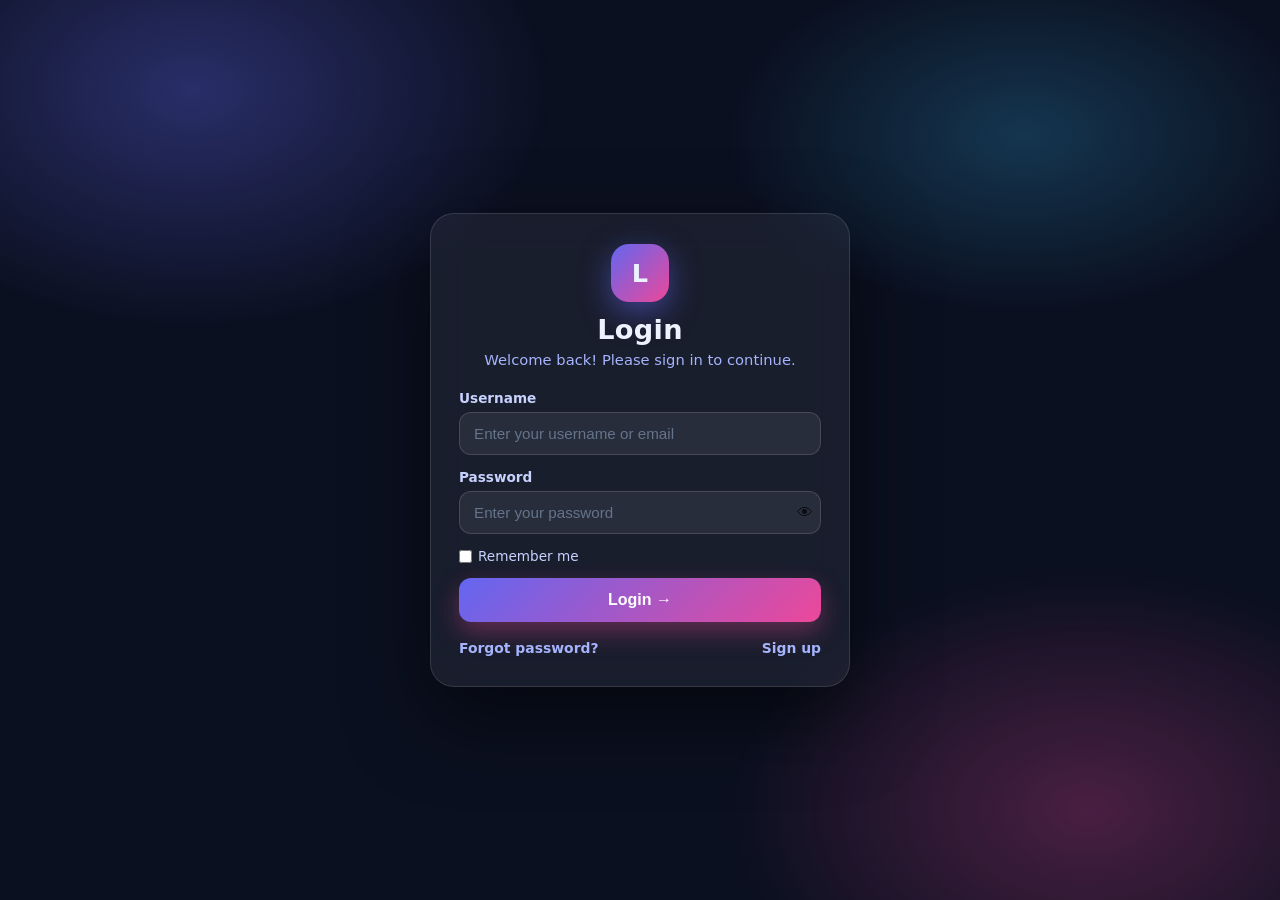
<file: index.html>
<!DOCTYPE html>
<html lang="en">
<head>
  <meta charset="UTF-8" />
  <meta name="viewport" content="width=device-width, initial-scale=1.0" />
  <title>Login</title>
  <link rel="stylesheet" href="style.css" />
</head>
<body>
  <div class="bg-glow"></div>

  <main class="shell">
    <section class="card">
      <div class="brand">
        <div class="logo">L</div>
        <h1>Login</h1>
        <p class="subtitle">Welcome back! Please sign in to continue.</p>
      </div>

      <p id="formMsg" class="form-msg" hidden></p>

      <!-- Signed-in state -->
      <div id="signedInBox" hidden>
        <div class="dash-info">
          <p><span>Signed in as</span><strong id="siName"></strong></p>
          <p><span>Email</span><strong id="siEmail"></strong></p>
        </div>
        <button id="logoutBtn" class="btn-primary">Log Out</button>
      </div>

      <!-- Login form -->
      <form id="loginForm" class="form" novalidate>
        <label class="field">
          <span>Username</span>
          <input id="liUser" type="text" placeholder="Enter your username or email" autocomplete="username" required />
        </label>
        <label class="field">
          <span>Password</span>
          <div class="password-wrap">
            <input id="liPass" type="password" placeholder="Enter your password" autocomplete="current-password" required />
            <button type="button" class="eye" data-target="liPass" aria-label="Show password">👁</button>
          </div>
        </label>
        <div class="row-between">
          <label class="remember"><input id="liRemember" type="checkbox" /> Remember me</label>
        </div>
        <button type="submit" class="btn-primary">Login →</button>
        <div class="below-links">
          <a class="link-btn" href="forgot.html">Forgot password?</a>
          <a class="link-btn" href="signup.html">Sign up</a>
        </div>
      </form>
    </section>
  </main>

  <script src="auth.js"></script>
  <script>
    const form = document.getElementById("loginForm");
    const msg = document.getElementById("formMsg");
    const signedInBox = document.getElementById("signedInBox");

    // If already signed in, show the signed-in state instead of the form.
    const sessionUser = localStorage.getItem(SESSION_KEY);
    if (sessionUser) {
      const user = getUsers().find((u) => u.username === sessionUser);
      if (user) {
        document.getElementById("siName").textContent = user.username;
        document.getElementById("siEmail").textContent = user.email;
        form.hidden = true;
        signedInBox.hidden = false;
      }
    }

    document.getElementById("logoutBtn").addEventListener("click", () => {
      localStorage.removeItem(SESSION_KEY);
      location.reload();
    });

    form.addEventListener("submit", async (e) => {
      e.preventDefault();
      const login = document.getElementById("liUser").value.trim();
      const pass = document.getElementById("liPass").value;
      const user = getUsers().find(
        (u) => u.username.toLowerCase() === login.toLowerCase() || u.email === login.toLowerCase()
      );
      if (!user) return showMsg(msg, "No account found with this username or email.", "error");
      if ((await hashPassword(pass)) !== user.passHash) {
        return showMsg(msg, "Incorrect password. Try again or use Forgot password.", "error");
      }
      localStorage.setItem(SESSION_KEY, user.username);
      document.getElementById("siName").textContent = user.username;
      document.getElementById("siEmail").textContent = user.email;
      form.hidden = true;
      signedInBox.hidden = false;
    });
  </script>
</body>
</html>
</file>
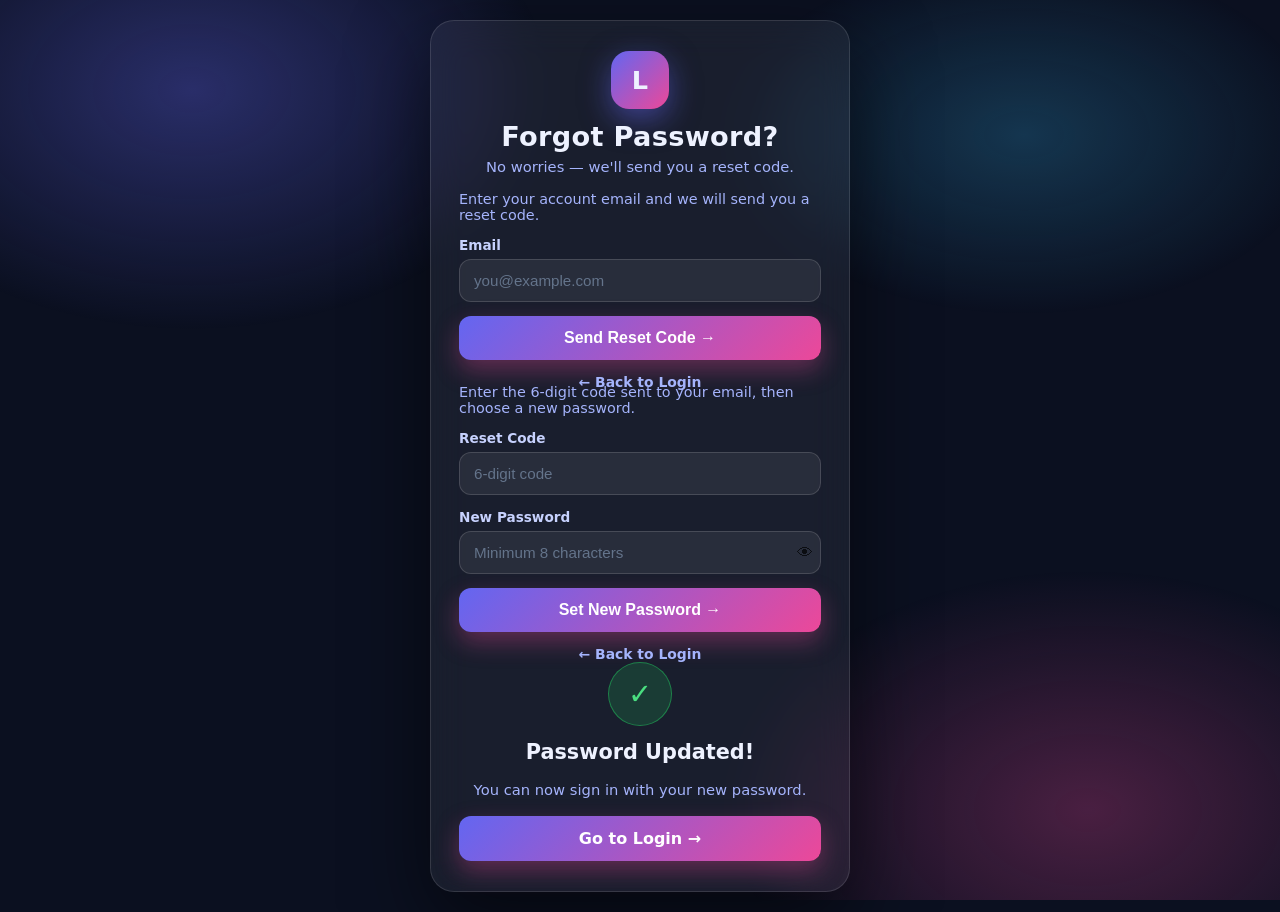
<file: forgot.html>
<!DOCTYPE html>
<html lang="en">
<head>
  <meta charset="UTF-8" />
  <meta name="viewport" content="width=device-width, initial-scale=1.0" />
  <title>Forgot Password</title>
  <link rel="stylesheet" href="style.css" />
</head>
<body>
  <div class="bg-glow"></div>

  <main class="shell">
    <section class="card">
      <div class="brand">
        <div class="logo">L</div>
        <h1>Forgot Password?</h1>
        <p class="subtitle">No worries — we'll send you a reset code.</p>
      </div>

      <p id="formMsg" class="form-msg" hidden></p>

      <!-- Step 1: request code -->
      <form id="forgotForm" class="form" novalidate>
        <p class="form-desc">Enter your account email and we will send you a reset code.</p>
        <label class="field">
          <span>Email</span>
          <input id="fpEmail" type="email" placeholder="you@example.com" autocomplete="email" required />
        </label>
        <button type="submit" class="btn-primary">Send Reset Code →</button>
        <p class="switch-text"><a class="link-btn" href="index.html">← Back to Login</a></p>
      </form>

      <!-- Step 2: verify code + new password -->
      <form id="resetForm" class="form" hidden novalidate>
        <p class="form-desc">Enter the 6-digit code sent to your email, then choose a new password.</p>
        <label class="field">
          <span>Reset Code</span>
          <input id="rpCode" type="text" inputmode="numeric" maxlength="6" placeholder="6-digit code" required />
        </label>
        <label class="field">
          <span>New Password</span>
          <div class="password-wrap">
            <input id="rpPass" type="password" placeholder="Minimum 8 characters" autocomplete="new-password" required />
            <button type="button" class="eye" data-target="rpPass" aria-label="Show password">👁</button>
          </div>
        </label>
        <button type="submit" class="btn-primary">Set New Password →</button>
        <p class="switch-text"><a class="link-btn" href="index.html">← Back to Login</a></p>
      </form>

      <!-- Success state -->
      <div id="successBox" class="success-panel" hidden>
        <div class="success-icon">✓</div>
        <h2>Password Updated!</h2>
        <p>You can now sign in with your new password.</p>
        <a class="btn-primary" href="index.html">Go to Login →</a>
      </div>
    </section>
  </main>

  <script src="auth.js"></script>
  <script>
    const forgotForm = document.getElementById("forgotForm");
    const resetForm = document.getElementById("resetForm");
    const msg = document.getElementById("formMsg");
    const successBox = document.getElementById("successBox");

    forgotForm.addEventListener("submit", async (e) => {
      e.preventDefault();
      const email = document.getElementById("fpEmail").value.trim().toLowerCase();
      const user = getUsers().find((u) => u.email === email);
      if (!user) return showMsg(msg, "No account found with this email.", "error");

      const code = String(Math.floor(100000 + Math.random() * 900000));
      localStorage.setItem(RESET_KEY, JSON.stringify({ email, code, at: Date.now() }));

      const delivered = await deliverEmail(EMAIL_CONFIG.resetTemplateId, {
        to_email: email,
        to_name: user.username,
        reset_code: code,
      });

      showMsg(
        msg,
        delivered
          ? "Reset code sent to your email."
          : "Email delivery is not connected yet — connect the site's email service (see README) to receive the code in your inbox.",
        delivered ? "success" : "notice"
      );
      forgotForm.hidden = true;
      resetForm.hidden = false;
    });

    resetForm.addEventListener("submit", async (e) => {
      e.preventDefault();
      const code = document.getElementById("rpCode").value.trim();
      const newPass = document.getElementById("rpPass").value;

      let reset;
      try {
        reset = JSON.parse(localStorage.getItem(RESET_KEY));
      } catch {
        reset = null;
      }
      if (!reset) return showMsg(msg, "No reset request found. Please request a code first.", "error");
      if (Date.now() - reset.at > 15 * 60 * 1000) {
        localStorage.removeItem(RESET_KEY);
        return showMsg(msg, "This code has expired. Please request a new one.", "error");
      }
      if (code !== reset.code) return showMsg(msg, "Incorrect reset code.", "error");
      if (newPass.length < 8) return showMsg(msg, "New password must be at least 8 characters.", "error");

      const users = getUsers();
      const user = users.find((u) => u.email === reset.email);
      if (!user) return showMsg(msg, "Account not found.", "error");
      user.passHash = await hashPassword(newPass);
      saveUsers(users);
      localStorage.removeItem(RESET_KEY);

      resetForm.hidden = true;
      hideMsg(msg);
      successBox.hidden = false;
    });
  </script>
</body>
</html>
</file>
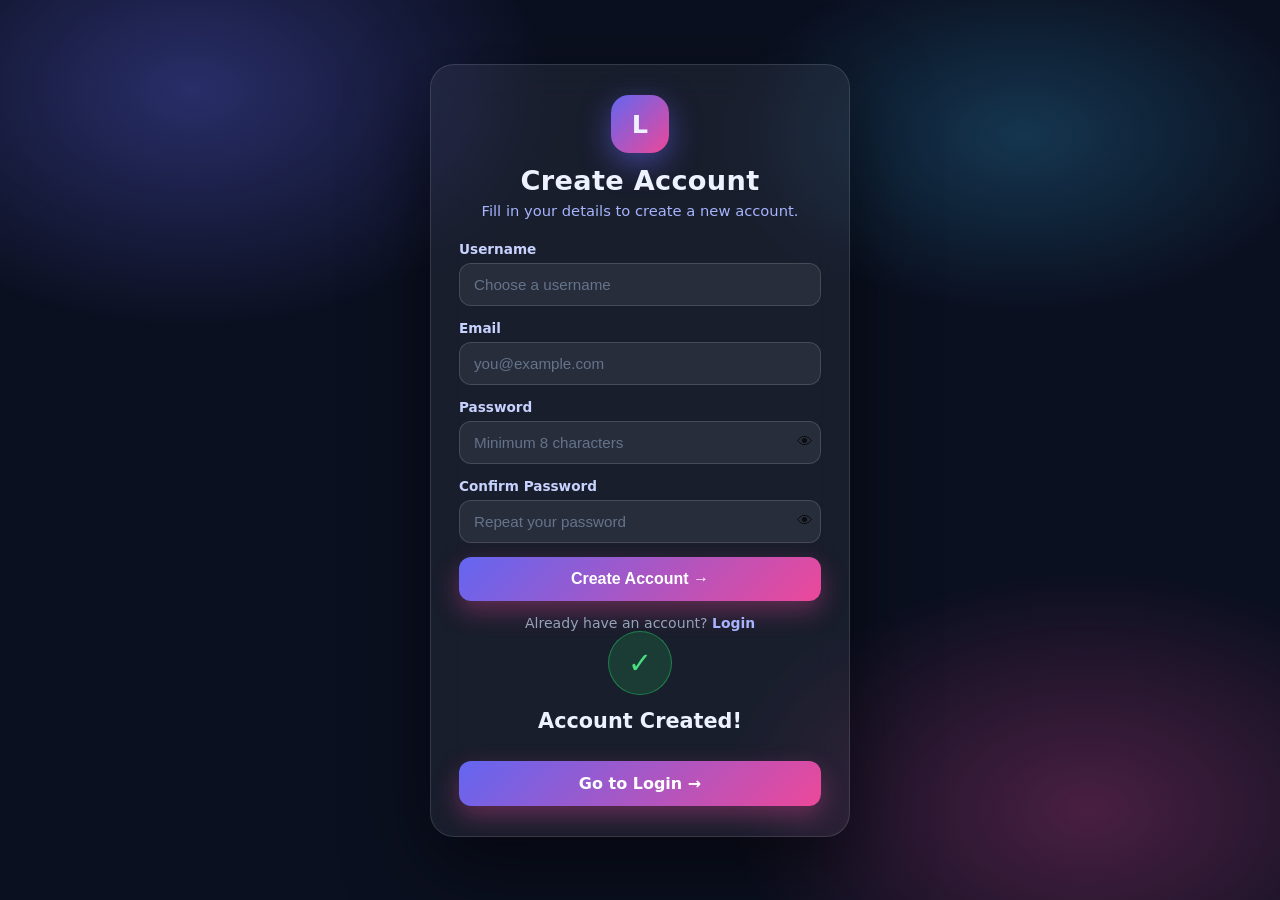
<file: signup.html>
<!DOCTYPE html>
<html lang="en">
<head>
  <meta charset="UTF-8" />
  <meta name="viewport" content="width=device-width, initial-scale=1.0" />
  <title>Sign Up</title>
  <link rel="stylesheet" href="style.css" />
</head>
<body>
  <div class="bg-glow"></div>

  <main class="shell">
    <section class="card">
      <div class="brand">
        <div class="logo">L</div>
        <h1>Create Account</h1>
        <p class="subtitle">Fill in your details to create a new account.</p>
      </div>

      <p id="formMsg" class="form-msg" hidden></p>

      <form id="signupForm" class="form" novalidate>
        <label class="field">
          <span>Username</span>
          <input id="suUser" type="text" placeholder="Choose a username" autocomplete="username" required />
        </label>
        <label class="field">
          <span>Email</span>
          <input id="suEmail" type="email" placeholder="you@example.com" autocomplete="email" required />
        </label>
        <label class="field">
          <span>Password</span>
          <div class="password-wrap">
            <input id="suPass" type="password" placeholder="Minimum 8 characters" autocomplete="new-password" required />
            <button type="button" class="eye" data-target="suPass" aria-label="Show password">👁</button>
          </div>
        </label>
        <div id="strength" class="strength" hidden>
          <div class="strength-bar"><div id="strengthFill"></div></div>
          <span id="strengthLabel"></span>
        </div>
        <label class="field">
          <span>Confirm Password</span>
          <div class="password-wrap">
            <input id="suConfirm" type="password" placeholder="Repeat your password" autocomplete="new-password" required />
            <button type="button" class="eye" data-target="suConfirm" aria-label="Show password">👁</button>
          </div>
        </label>
        <button type="submit" class="btn-primary">Create Account →</button>
        <p class="switch-text">Already have an account? <a class="link-btn" href="index.html">Login</a></p>
      </form>

      <!-- Success state: button back to the login page -->
      <div id="successBox" class="success-panel" hidden>
        <div class="success-icon">✓</div>
        <h2>Account Created!</h2>
        <p id="successText"></p>
        <a class="btn-primary" href="index.html">Go to Login →</a>
      </div>
    </section>
  </main>

  <script src="auth.js"></script>
  <script>
    const form = document.getElementById("signupForm");
    const msg = document.getElementById("formMsg");
    const successBox = document.getElementById("successBox");

    document.getElementById("suPass").addEventListener("input", (e) => {
      const v = e.target.value;
      const box = document.getElementById("strength");
      if (!v) {
        box.hidden = true;
        return;
      }
      box.hidden = false;
      let score = 0;
      if (v.length >= 8) score++;
      if (v.length >= 12) score++;
      if (/[a-z]/.test(v) && /[A-Z]/.test(v)) score++;
      if (/\d/.test(v)) score++;
      if (/[^A-Za-z0-9]/.test(v)) score++;
      const pct = Math.min(100, (score / 5) * 100);
      const fill = document.getElementById("strengthFill");
      fill.style.width = pct + "%";
      fill.style.background = pct < 40 ? "#ef4444" : pct < 80 ? "#f59e0b" : "#22c55e";
      document.getElementById("strengthLabel").textContent = pct < 40 ? "Weak" : pct < 80 ? "Good" : "Strong";
    });

    form.addEventListener("submit", async (e) => {
      e.preventDefault();
      const username = document.getElementById("suUser").value.trim();
      const email = document.getElementById("suEmail").value.trim().toLowerCase();
      const pass = document.getElementById("suPass").value;
      const confirm = document.getElementById("suConfirm").value;

      if (username.length < 3) return showMsg(msg, "Username must be at least 3 characters.", "error");
      if (!/^[^\s@]+@[^\s@]+\.[^\s@]+$/.test(email)) return showMsg(msg, "Please enter a valid email address.", "error");
      if (pass.length < 8) return showMsg(msg, "Password must be at least 8 characters.", "error");
      if (pass !== confirm) return showMsg(msg, "Passwords do not match.", "error");

      const users = getUsers();
      if (users.some((u) => u.username.toLowerCase() === username.toLowerCase())) {
        return showMsg(msg, "This username is already taken.", "error");
      }
      if (users.some((u) => u.email === email)) {
        return showMsg(msg, "An account with this email already exists.", "error");
      }

      users.push({ username, email, passHash: await hashPassword(pass) });
      saveUsers(users);

      // Real email via the site's own mail service (EmailJS).
      const delivered = await deliverEmail(EMAIL_CONFIG.welcomeTemplateId, {
        to_email: email,
        to_name: username,
        username,
      });

      form.hidden = true;
      hideMsg(msg);
      document.getElementById("successText").textContent = delivered
        ? `Your account has been created, ${username}! A confirmation email has been sent to ${email}.`
        : `Your account has been created, ${username}! Email delivery is not connected yet — connect the site's email service (see README) to receive the confirmation email in your inbox.`;
      successBox.hidden = false;
    });
  </script>
</body>
</html>
</file>
<file: style.css>
* {
  box-sizing: border-box;
  margin: 0;
  padding: 0;
}

body {
  font-family: system-ui, -apple-system, "Segoe UI", sans-serif;
  background: #0b1020;
  color: #eef2ff;
  min-height: 100vh;
  display: flex;
  align-items: center;
  justify-content: center;
  padding: 20px;
  overflow-x: hidden;
}

.bg-glow {
  position: fixed;
  inset: 0;
  background:
    radial-gradient(600px 400px at 15% 10%, rgba(99, 102, 241, 0.35), transparent 60%),
    radial-gradient(600px 400px at 85% 90%, rgba(236, 72, 153, 0.28), transparent 60%),
    radial-gradient(500px 300px at 80% 15%, rgba(56, 189, 248, 0.22), transparent 60%);
  pointer-events: none;
}

.shell {
  width: 100%;
  max-width: 420px;
  position: relative;
  z-index: 1;
}

.card {
  background: rgba(255, 255, 255, 0.06);
  border: 1px solid rgba(255, 255, 255, 0.12);
  border-radius: 24px;
  padding: 30px 28px;
  backdrop-filter: blur(18px);
  box-shadow: 0 30px 80px rgba(0, 0, 0, 0.55);
}

.brand {
  text-align: center;
  margin-bottom: 22px;
}

.logo {
  width: 58px;
  height: 58px;
  margin: 0 auto 12px;
  border-radius: 18px;
  background: linear-gradient(135deg, #6366f1, #ec4899);
  display: flex;
  align-items: center;
  justify-content: center;
  font-size: 1.6rem;
  font-weight: 800;
  box-shadow: 0 10px 30px rgba(99, 102, 241, 0.5);
}

.brand h1 {
  font-size: 1.7rem;
  letter-spacing: 0.3px;
}

.subtitle {
  color: #a5b4fc;
  font-size: 0.92rem;
  margin-top: 6px;
}

.form {
  display: flex;
  flex-direction: column;
  gap: 14px;
}

.form-title {
  font-size: 1.25rem;
}

.form-desc {
  color: #a5b4fc;
  font-size: 0.9rem;
  margin-top: -6px;
}

.field {
  display: flex;
  flex-direction: column;
  gap: 6px;
  font-size: 0.85rem;
  font-weight: 600;
  color: #c7d2fe;
}

.field input {
  width: 100%;
  background: rgba(255, 255, 255, 0.07);
  border: 1px solid rgba(255, 255, 255, 0.14);
  border-radius: 12px;
  padding: 12px 14px;
  color: #fff;
  font-size: 0.95rem;
  outline: none;
  transition: border-color 0.15s ease;
}

.field input:focus {
  border-color: #818cf8;
  box-shadow: 0 0 0 3px rgba(99, 102, 241, 0.25);
}

.field input::placeholder {
  color: #64748b;
}

.password-wrap {
  position: relative;
}

.password-wrap input {
  padding-right: 44px;
}

.eye {
  position: absolute;
  right: 8px;
  top: 50%;
  transform: translateY(-50%);
  background: none;
  border: none;
  cursor: pointer;
  font-size: 1rem;
  opacity: 0.7;
}

.eye:hover {
  opacity: 1;
}

.row-between {
  display: flex;
  justify-content: space-between;
  align-items: center;
  font-size: 0.85rem;
}

.remember {
  display: flex;
  gap: 6px;
  align-items: center;
  color: #c7d2fe;
  cursor: pointer;
}

.link-btn {
  background: none;
  border: none;
  color: #a5b4fc;
  font-size: 0.87rem;
  font-weight: 600;
  cursor: pointer;
  text-decoration: none;
}

.link-btn:hover {
  color: #fff;
  text-decoration: underline;
}

.btn-primary {
  width: 100%;
  border: none;
  border-radius: 12px;
  padding: 13px;
  font-size: 1rem;
  font-weight: 700;
  color: #fff;
  background: linear-gradient(135deg, #6366f1, #ec4899);
  cursor: pointer;
  box-shadow: 0 10px 25px rgba(236, 72, 153, 0.35);
  transition: transform 0.05s ease, filter 0.15s ease;
  text-decoration: none;
  text-align: center;
  display: block;
}

.btn-primary:hover {
  filter: brightness(1.1);
}

.btn-primary:active {
  transform: scale(0.98);
}

.btn-secondary {
  width: 100%;
  border: 1px solid rgba(255, 255, 255, 0.2);
  border-radius: 12px;
  padding: 13px;
  font-size: 1rem;
  font-weight: 700;
  color: #eef2ff;
  background: rgba(255, 255, 255, 0.08);
  cursor: pointer;
  text-decoration: none;
  text-align: center;
  display: block;
}

.below-links {
  display: flex;
  justify-content: space-between;
  align-items: center;
  margin-top: 4px;
}

.switch-text {
  text-align: center;
  color: #94a3b8;
  font-size: 0.88rem;
}

.form-msg {
  border-radius: 12px;
  padding: 11px 14px;
  font-size: 0.88rem;
  margin-bottom: 16px;
}

.form-msg.success {
  background: rgba(34, 197, 94, 0.15);
  border: 1px solid rgba(34, 197, 94, 0.4);
  color: #bbf7d0;
}

.form-msg.error {
  background: rgba(239, 68, 68, 0.15);
  border: 1px solid rgba(239, 68, 68, 0.4);
  color: #fecaca;
}

.form-msg.notice {
  background: rgba(245, 158, 11, 0.12);
  border: 1px solid rgba(245, 158, 11, 0.4);
  color: #fde68a;
}

.strength {
  margin-top: -6px;
}

.strength-bar {
  height: 6px;
  background: rgba(255, 255, 255, 0.1);
  border-radius: 999px;
  overflow: hidden;
}

#strengthFill {
  height: 100%;
  width: 0%;
  border-radius: 999px;
  transition: width 0.2s ease;
}

#strengthLabel {
  font-size: 0.8rem;
  color: #94a3b8;
}

.success-panel {
  text-align: center;
  display: flex;
  flex-direction: column;
  gap: 14px;
}

.success-icon {
  width: 64px;
  height: 64px;
  margin: 0 auto;
  border-radius: 50%;
  background: rgba(34, 197, 94, 0.18);
  border: 1px solid rgba(34, 197, 94, 0.5);
  display: flex;
  align-items: center;
  justify-content: center;
  font-size: 1.8rem;
  color: #4ade80;
}

.success-panel h2 {
  font-size: 1.3rem;
}

.success-panel p {
  color: #a5b4fc;
  font-size: 0.92rem;
  line-height: 1.6;
}

.dash-info {
  display: flex;
  flex-direction: column;
  gap: 12px;
  margin-bottom: 22px;
}

.dash-info p {
  display: flex;
  justify-content: space-between;
  background: rgba(255, 255, 255, 0.06);
  border-radius: 12px;
  padding: 12px 14px;
  font-size: 0.92rem;
}

.dash-info span {
  color: #94a3b8;
}

@media (max-width: 480px) {
  .card {
    padding: 24px 20px;
  }
}
</file>
